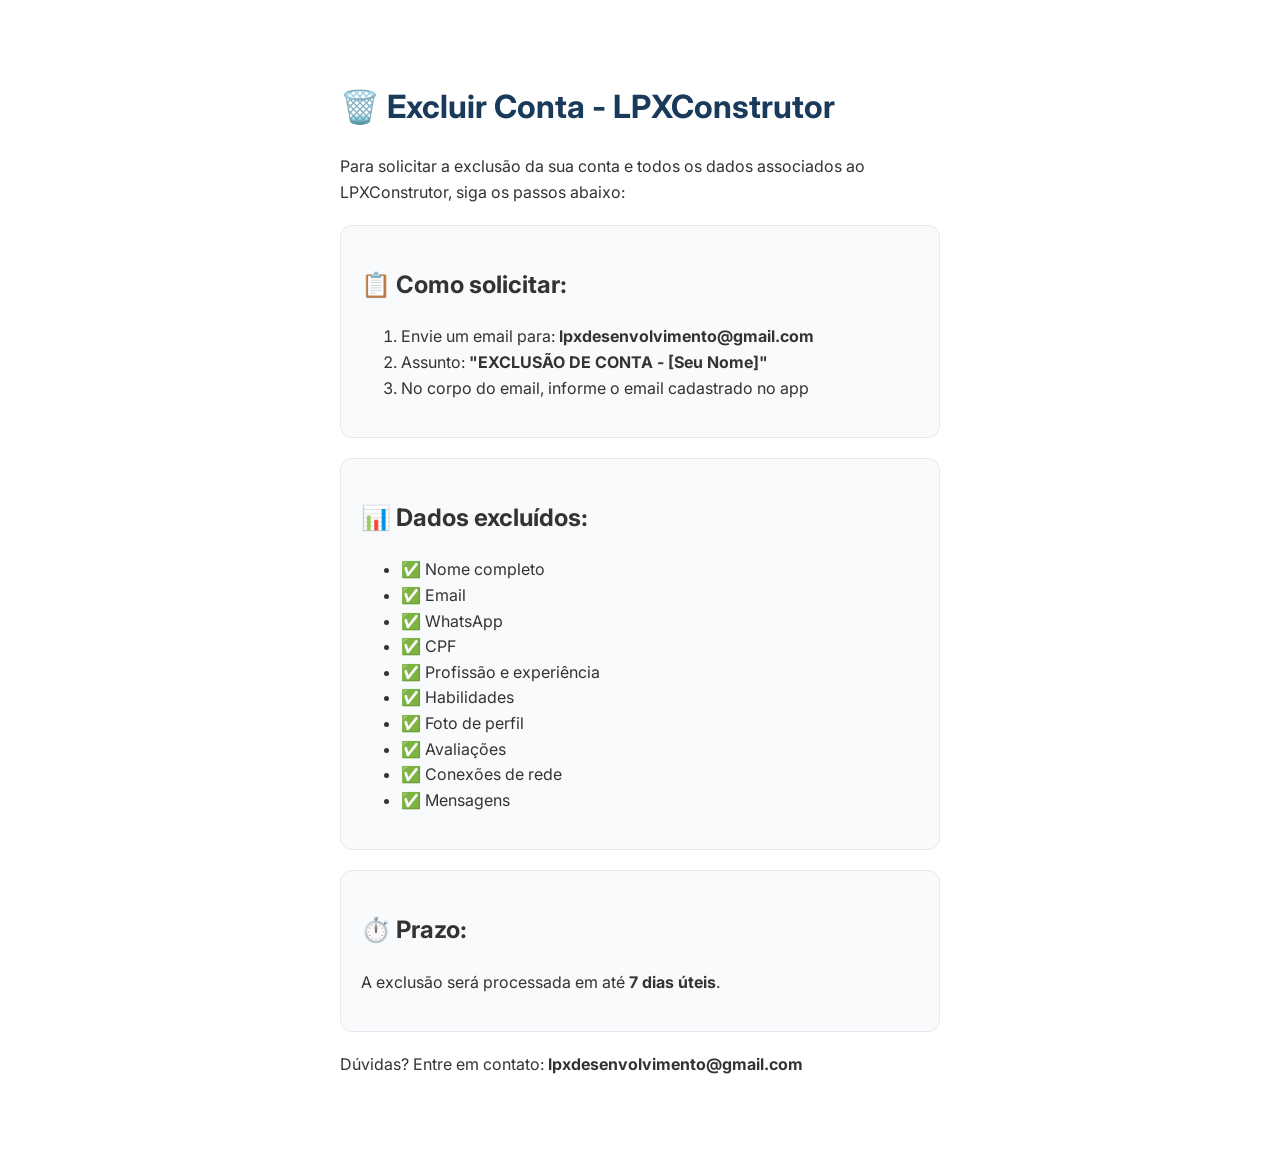
<file: excluir-conta.html>
<!DOCTYPE html>
<html lang="pt-BR">
<head>
    <meta charset="UTF-8">
    <meta name="viewport" content="width=device-width, initial-scale=1.0">
    <title>Excluir Conta - LPXConstrutor</title>
    <link href="https://fonts.googleapis.com/css2?family=Inter:wght@400;600;700&display=swap" rel="stylesheet">
    <style>
        body{font-family:'Inter',sans-serif;max-width:600px;margin:40px auto;padding:20px;color:#333;line-height:1.6}
        h1{color:#1A3A5C}
        .btn{display:inline-block;background:#EF4444;color:white;padding:12px 24px;border-radius:8px;text-decoration:none;font-weight:600}
        .card{background:#f9fafb;border:1px solid #e5e7eb;border-radius:12px;padding:20px;margin:20px 0}
    </style>
</head>
<body>
    <h1>🗑️ Excluir Conta - LPXConstrutor</h1>
    <p>Para solicitar a exclusão da sua conta e todos os dados associados ao LPXConstrutor, siga os passos abaixo:</p>
    
    <div class="card">
        <h2>📋 Como solicitar:</h2>
        <ol>
            <li>Envie um email para: <strong>lpxdesenvolvimento@gmail.com</strong></li>
            <li>Assunto: <strong>"EXCLUSÃO DE CONTA - [Seu Nome]"</strong></li>
            <li>No corpo do email, informe o email cadastrado no app</li>
        </ol>
    </div>
    
    <div class="card">
        <h2>📊 Dados excluídos:</h2>
        <ul>
            <li>✅ Nome completo</li>
            <li>✅ Email</li>
            <li>✅ WhatsApp</li>
            <li>✅ CPF</li>
            <li>✅ Profissão e experiência</li>
            <li>✅ Habilidades</li>
            <li>✅ Foto de perfil</li>
            <li>✅ Avaliações</li>
            <li>✅ Conexões de rede</li>
            <li>✅ Mensagens</li>
        </ul>
    </div>
    
    <div class="card">
        <h2>⏱️ Prazo:</h2>
        <p>A exclusão será processada em até <strong>7 dias úteis</strong>.</p>
    </div>
    
    <p>Dúvidas? Entre em contato: <strong>lpxdesenvolvimento@gmail.com</strong></p>
</body>
</html>
</file>
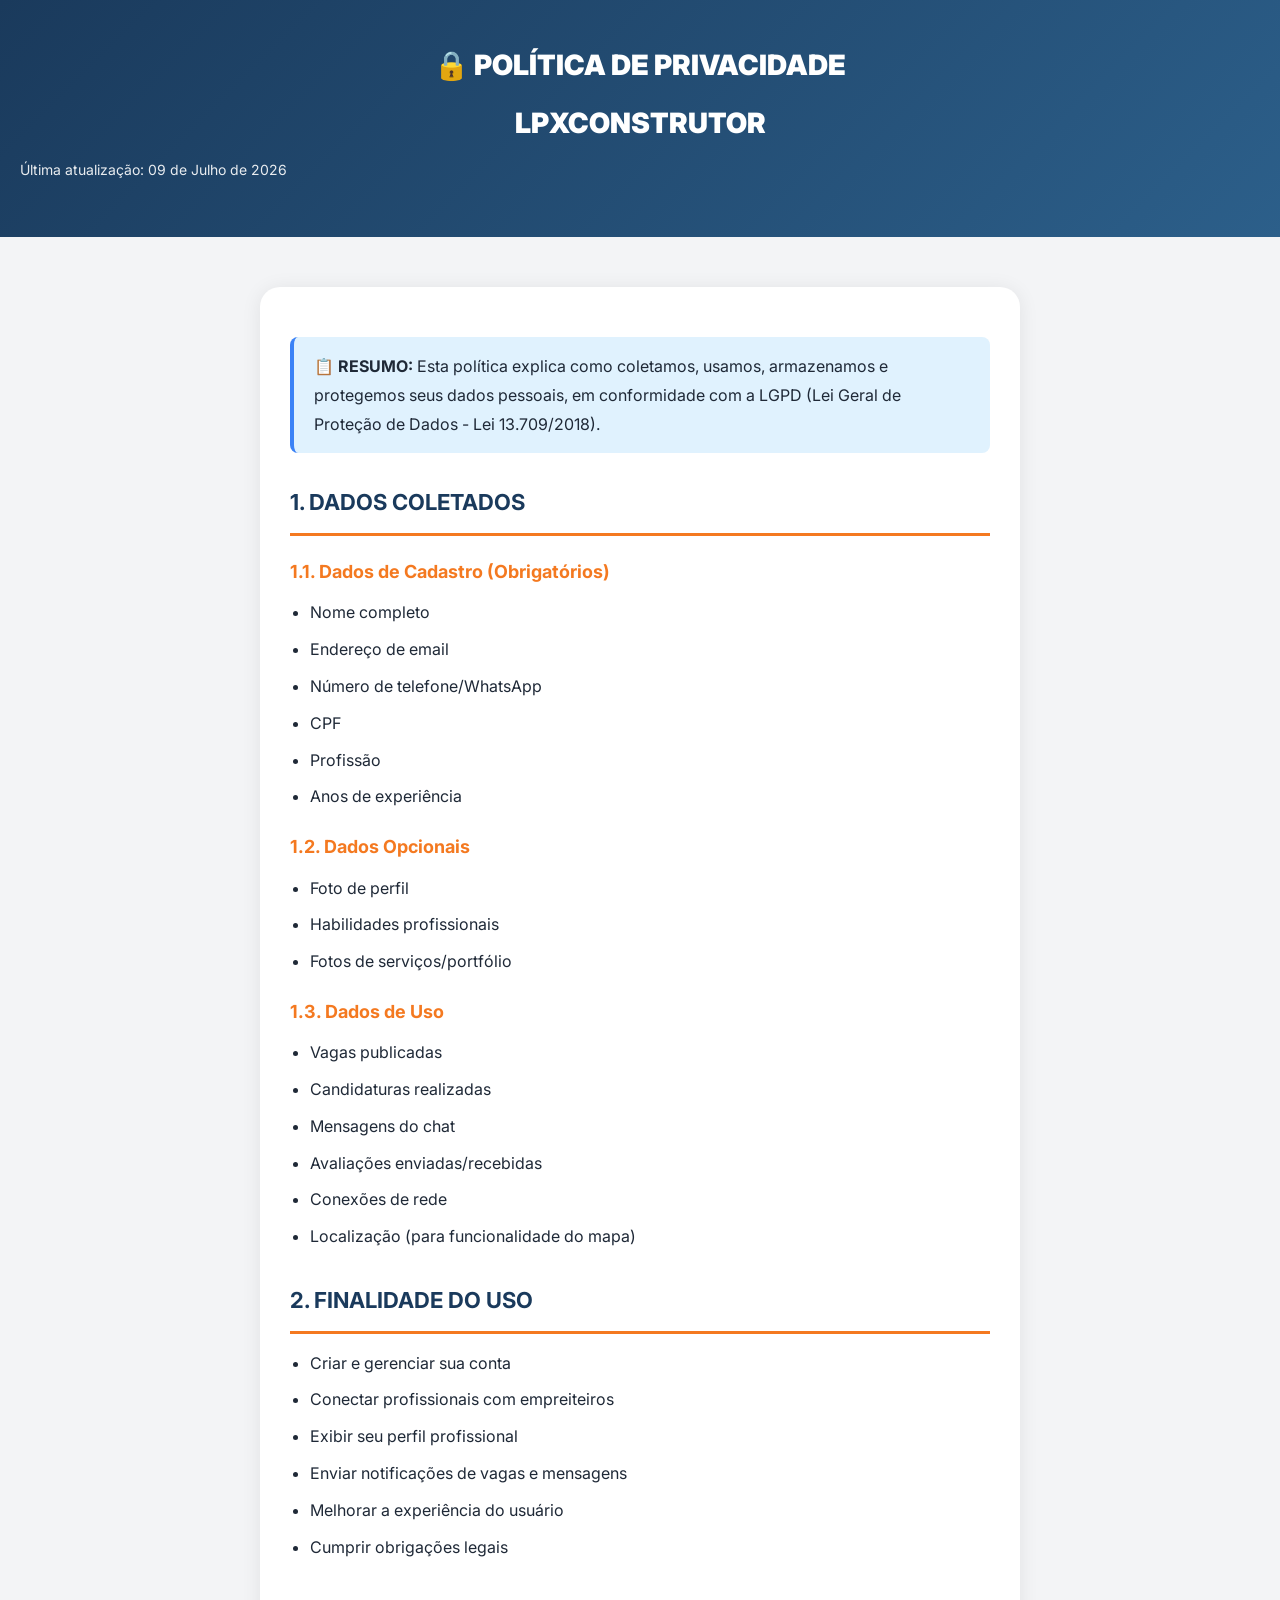
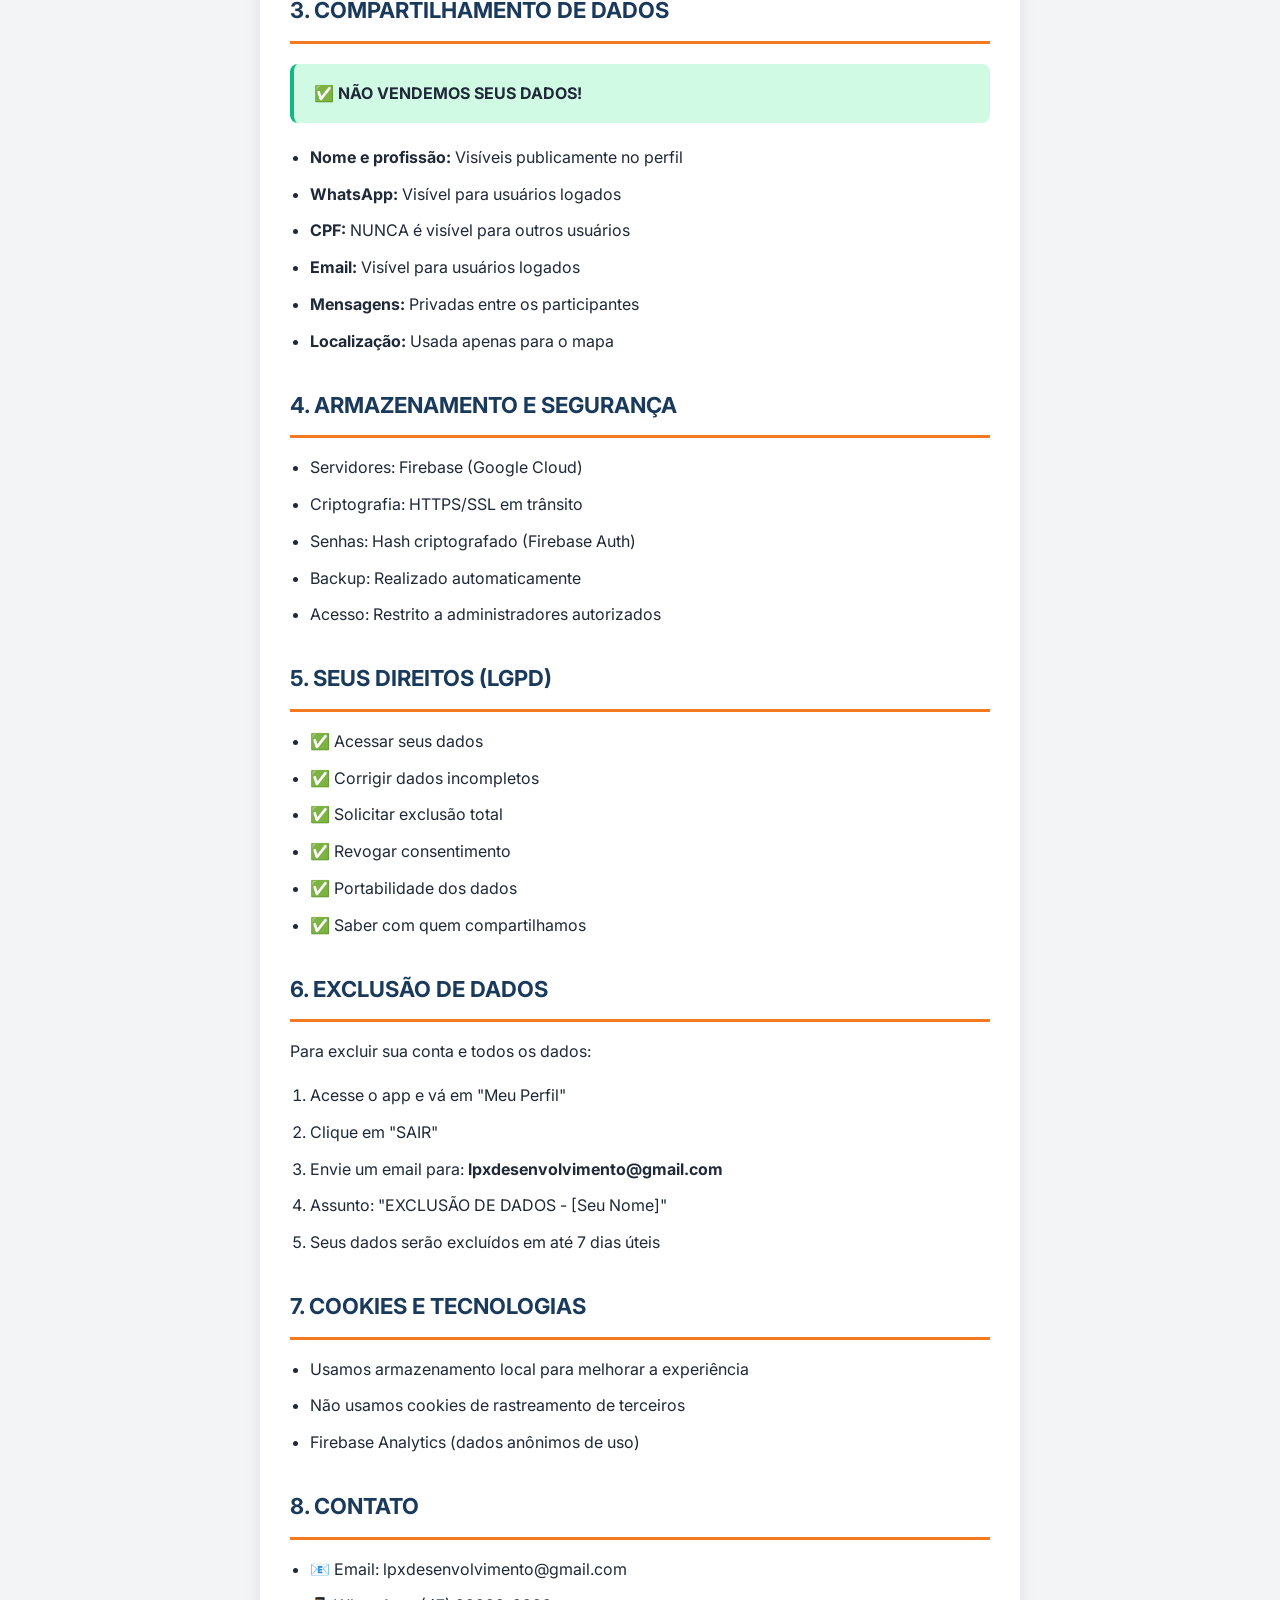
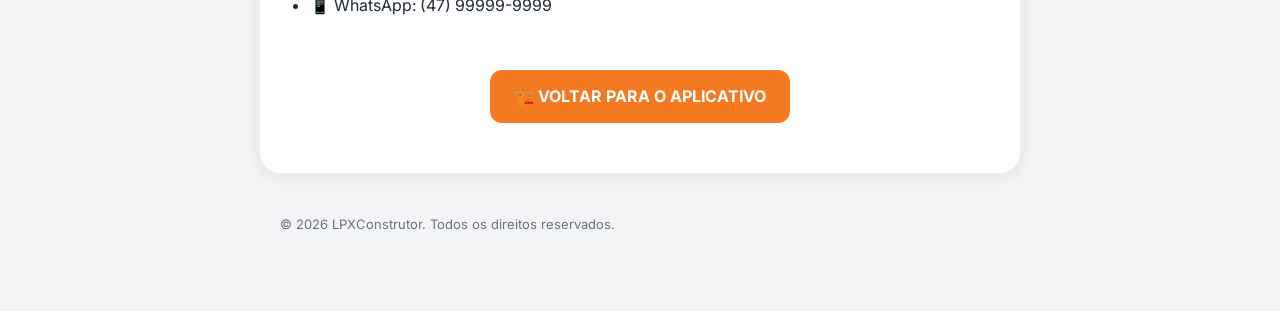
<file: privacidade.html>
<!DOCTYPE html>
<html lang="pt-BR">
<head>
    <meta charset="UTF-8">
    <meta name="viewport" content="width=device-width, initial-scale=1.0">
    <title>Política de Privacidade - LPXConstrutor</title>
    <link href="https://fonts.googleapis.com/css2?family=Inter:wght@300;400;500;600;700;800;900&display=swap" rel="stylesheet">
    <style>
        :root{--primary:#1A3A5C;--secondary:#F47920;--success:#10B981;--danger:#EF4444;--warning:#F59E0B;--dark:#1F2937;--gray:#6B7280;--light:#F3F4F6;--white:#FFF}
        *{margin:0;padding:0;box-sizing:border-box}
        body{font-family:'Inter',-apple-system,BlinkMacSystemFont,sans-serif;background:var(--light);color:var(--dark);line-height:1.8}
        .container{max-width:800px;margin:0 auto;padding:20px}
        .header{background:linear-gradient(135deg,var(--primary),#2C5F8A);color:white;padding:40px 20px;text-align:center;margin-bottom:30px}
        .header h1{font-size:28px;font-weight:900;margin-bottom:8px}
        .header p{font-size:14px;opacity:0.9}
        .content{background:white;border-radius:20px;padding:30px;box-shadow:0 2px 20px rgba(0,0,0,.08)}
        h2{color:var(--primary);font-size:22px;margin:30px 0 15px;padding-bottom:10px;border-bottom:3px solid var(--secondary)}
        h2:first-child{margin-top:0}
        h3{color:var(--secondary);font-size:18px;margin:20px 0 10px}
        p{margin-bottom:15px;text-align:justify}
        ul,ol{margin:10px 0 20px 20px}
        li{margin-bottom:8px}
        .alert{background:#FEF3C7;border-left:4px solid var(--warning);padding:15px 20px;margin:20px 0;border-radius:8px}
        .alert-info{background:#E0F2FE;border-left:4px solid #3B82F6}
        .alert-success{background:#D1FAE5;border-left:4px solid var(--success)}
        .footer{text-align:center;padding:40px 20px;color:var(--gray);font-size:13px}
        .btn-voltar{display:inline-block;background:var(--secondary);color:white;padding:12px 24px;border-radius:12px;text-decoration:none;font-weight:700;margin:20px 0;transition:.3s}
        .btn-voltar:hover{background:#E06B1A;transform:translateY(-2px)}
        @media(max-width:600px){.content{padding:20px 15px}h2{font-size:20px}}
    </style>
</head>
<body>

<div class="header">
    <h1>🔒 POLÍTICA DE PRIVACIDADE</h1>
    <h1>LPXCONSTRUTOR</h1>
    <p>Última atualização: 09 de Julho de 2026</p>
</div>

<div class="container">
    <div class="content">

        <div class="alert alert-info">
            <strong>📋 RESUMO:</strong> Esta política explica como coletamos, usamos, armazenamos e protegemos seus dados pessoais, em conformidade com a LGPD (Lei Geral de Proteção de Dados - Lei 13.709/2018).
        </div>

        <h2>1. DADOS COLETADOS</h2>
        <h3>1.1. Dados de Cadastro (Obrigatórios)</h3>
        <ul>
            <li>Nome completo</li>
            <li>Endereço de email</li>
            <li>Número de telefone/WhatsApp</li>
            <li>CPF</li>
            <li>Profissão</li>
            <li>Anos de experiência</li>
        </ul>

        <h3>1.2. Dados Opcionais</h3>
        <ul>
            <li>Foto de perfil</li>
            <li>Habilidades profissionais</li>
            <li>Fotos de serviços/portfólio</li>
        </ul>

        <h3>1.3. Dados de Uso</h3>
        <ul>
            <li>Vagas publicadas</li>
            <li>Candidaturas realizadas</li>
            <li>Mensagens do chat</li>
            <li>Avaliações enviadas/recebidas</li>
            <li>Conexões de rede</li>
            <li>Localização (para funcionalidade do mapa)</li>
        </ul>

        <h2>2. FINALIDADE DO USO</h2>
        <ul>
            <li>Criar e gerenciar sua conta</li>
            <li>Conectar profissionais com empreiteiros</li>
            <li>Exibir seu perfil profissional</li>
            <li>Enviar notificações de vagas e mensagens</li>
            <li>Melhorar a experiência do usuário</li>
            <li>Cumprir obrigações legais</li>
        </ul>

        <h2>3. COMPARTILHAMENTO DE DADOS</h2>
        <div class="alert alert-success">
            <strong>✅ NÃO VENDEMOS SEUS DADOS!</strong>
        </div>
        <ul>
            <li><strong>Nome e profissão:</strong> Visíveis publicamente no perfil</li>
            <li><strong>WhatsApp:</strong> Visível para usuários logados</li>
            <li><strong>CPF:</strong> NUNCA é visível para outros usuários</li>
            <li><strong>Email:</strong> Visível para usuários logados</li>
            <li><strong>Mensagens:</strong> Privadas entre os participantes</li>
            <li><strong>Localização:</strong> Usada apenas para o mapa</li>
        </ul>

        <h2>4. ARMAZENAMENTO E SEGURANÇA</h2>
        <ul>
            <li>Servidores: Firebase (Google Cloud)</li>
            <li>Criptografia: HTTPS/SSL em trânsito</li>
            <li>Senhas: Hash criptografado (Firebase Auth)</li>
            <li>Backup: Realizado automaticamente</li>
            <li>Acesso: Restrito a administradores autorizados</li>
        </ul>

        <h2>5. SEUS DIREITOS (LGPD)</h2>
        <ul>
            <li>✅ Acessar seus dados</li>
            <li>✅ Corrigir dados incompletos</li>
            <li>✅ Solicitar exclusão total</li>
            <li>✅ Revogar consentimento</li>
            <li>✅ Portabilidade dos dados</li>
            <li>✅ Saber com quem compartilhamos</li>
        </ul>

        <h2>6. EXCLUSÃO DE DADOS</h2>
        <p>Para excluir sua conta e todos os dados:</p>
        <ol>
            <li>Acesse o app e vá em "Meu Perfil"</li>
            <li>Clique em "SAIR"</li>
            <li>Envie um email para: <strong>lpxdesenvolvimento@gmail.com</strong></li>
            <li>Assunto: "EXCLUSÃO DE DADOS - [Seu Nome]"</li>
            <li>Seus dados serão excluídos em até 7 dias úteis</li>
        </ol>

        <h2>7. COOKIES E TECNOLOGIAS</h2>
        <ul>
            <li>Usamos armazenamento local para melhorar a experiência</li>
            <li>Não usamos cookies de rastreamento de terceiros</li>
            <li>Firebase Analytics (dados anônimos de uso)</li>
        </ul>

        <h2>8. CONTATO</h2>
        <ul>
            <li>📧 Email: lpxdesenvolvimento@gmail.com</li>
            <li>📱 WhatsApp: (47) 99999-9999</li>
        </ul>

        <div style="text-align:center;margin-top:30px;">
            <a href="index.html" class="btn-voltar">🏗️ VOLTAR PARA O APLICATIVO</a>
        </div>

    </div>
    <div class="footer">
        <p>© 2026 LPXConstrutor. Todos os direitos reservados.</p>
    </div>
</div>

</body>
</html>
</file>
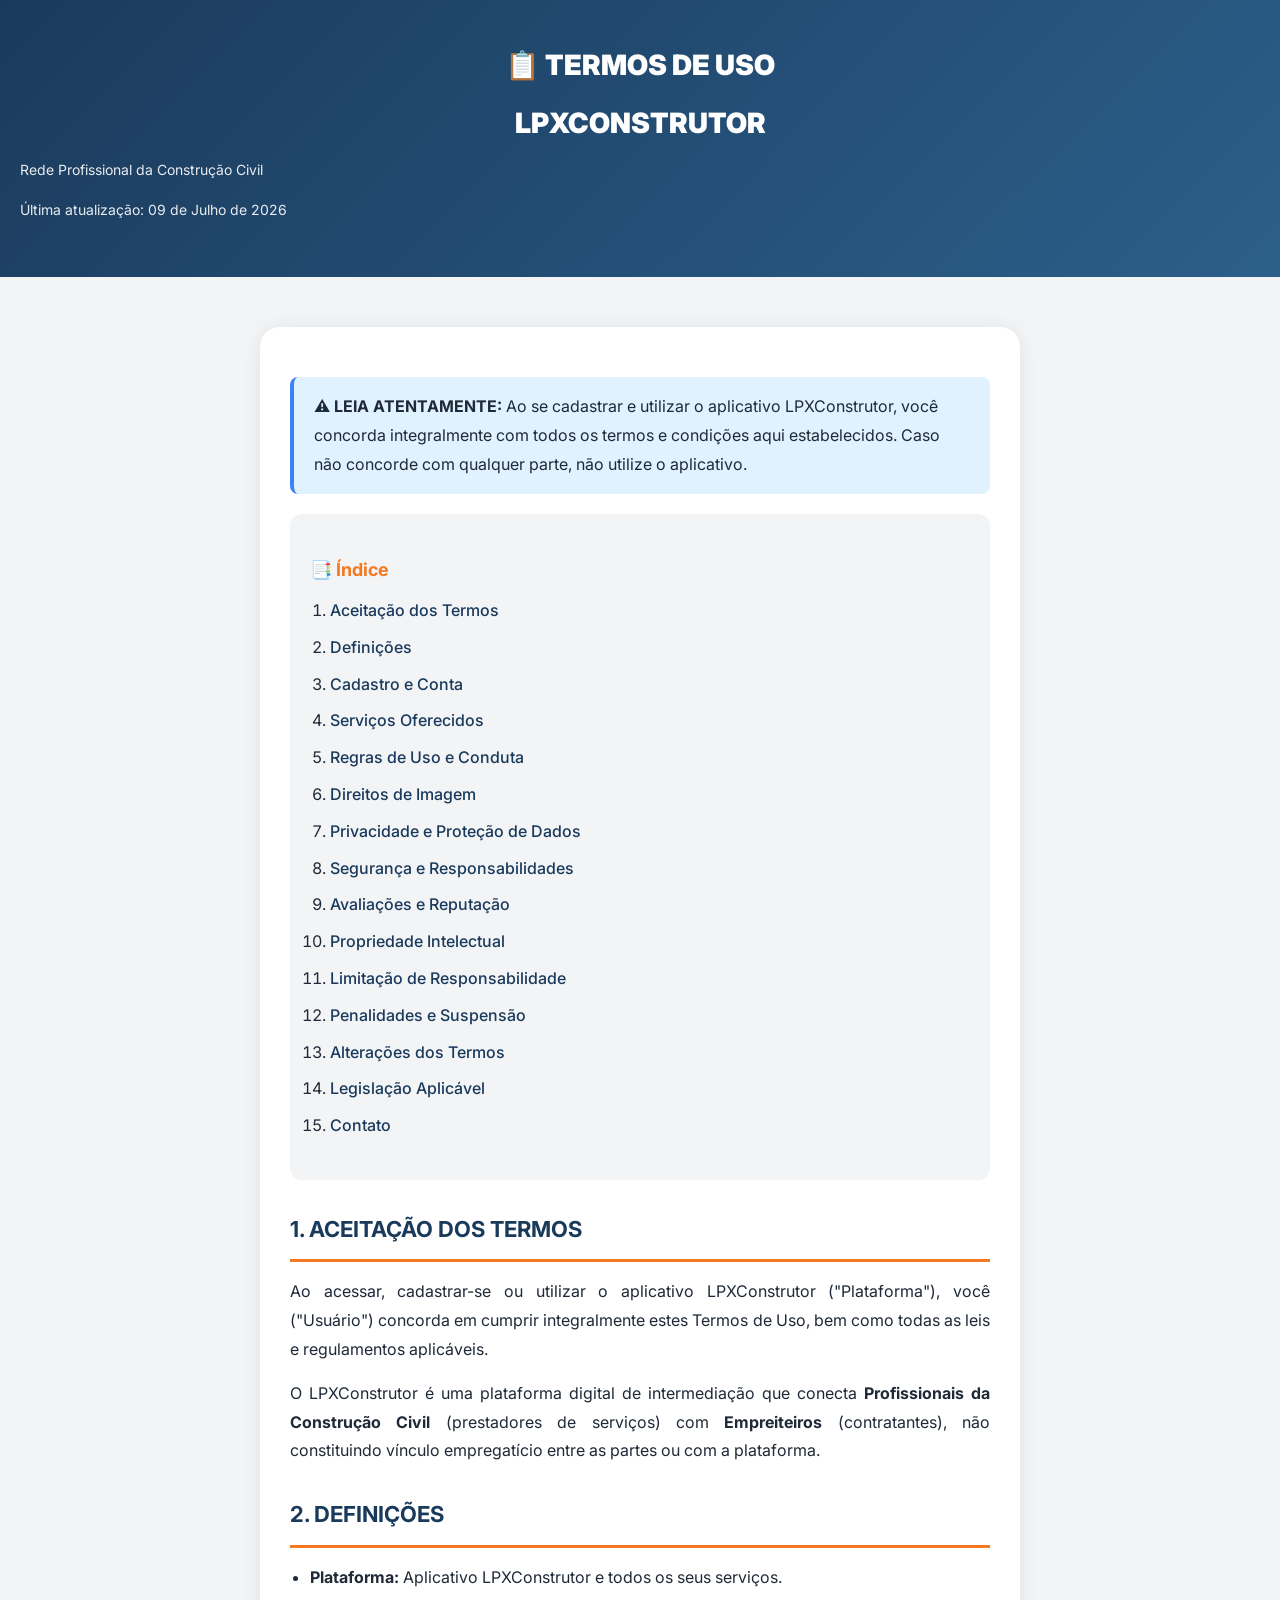
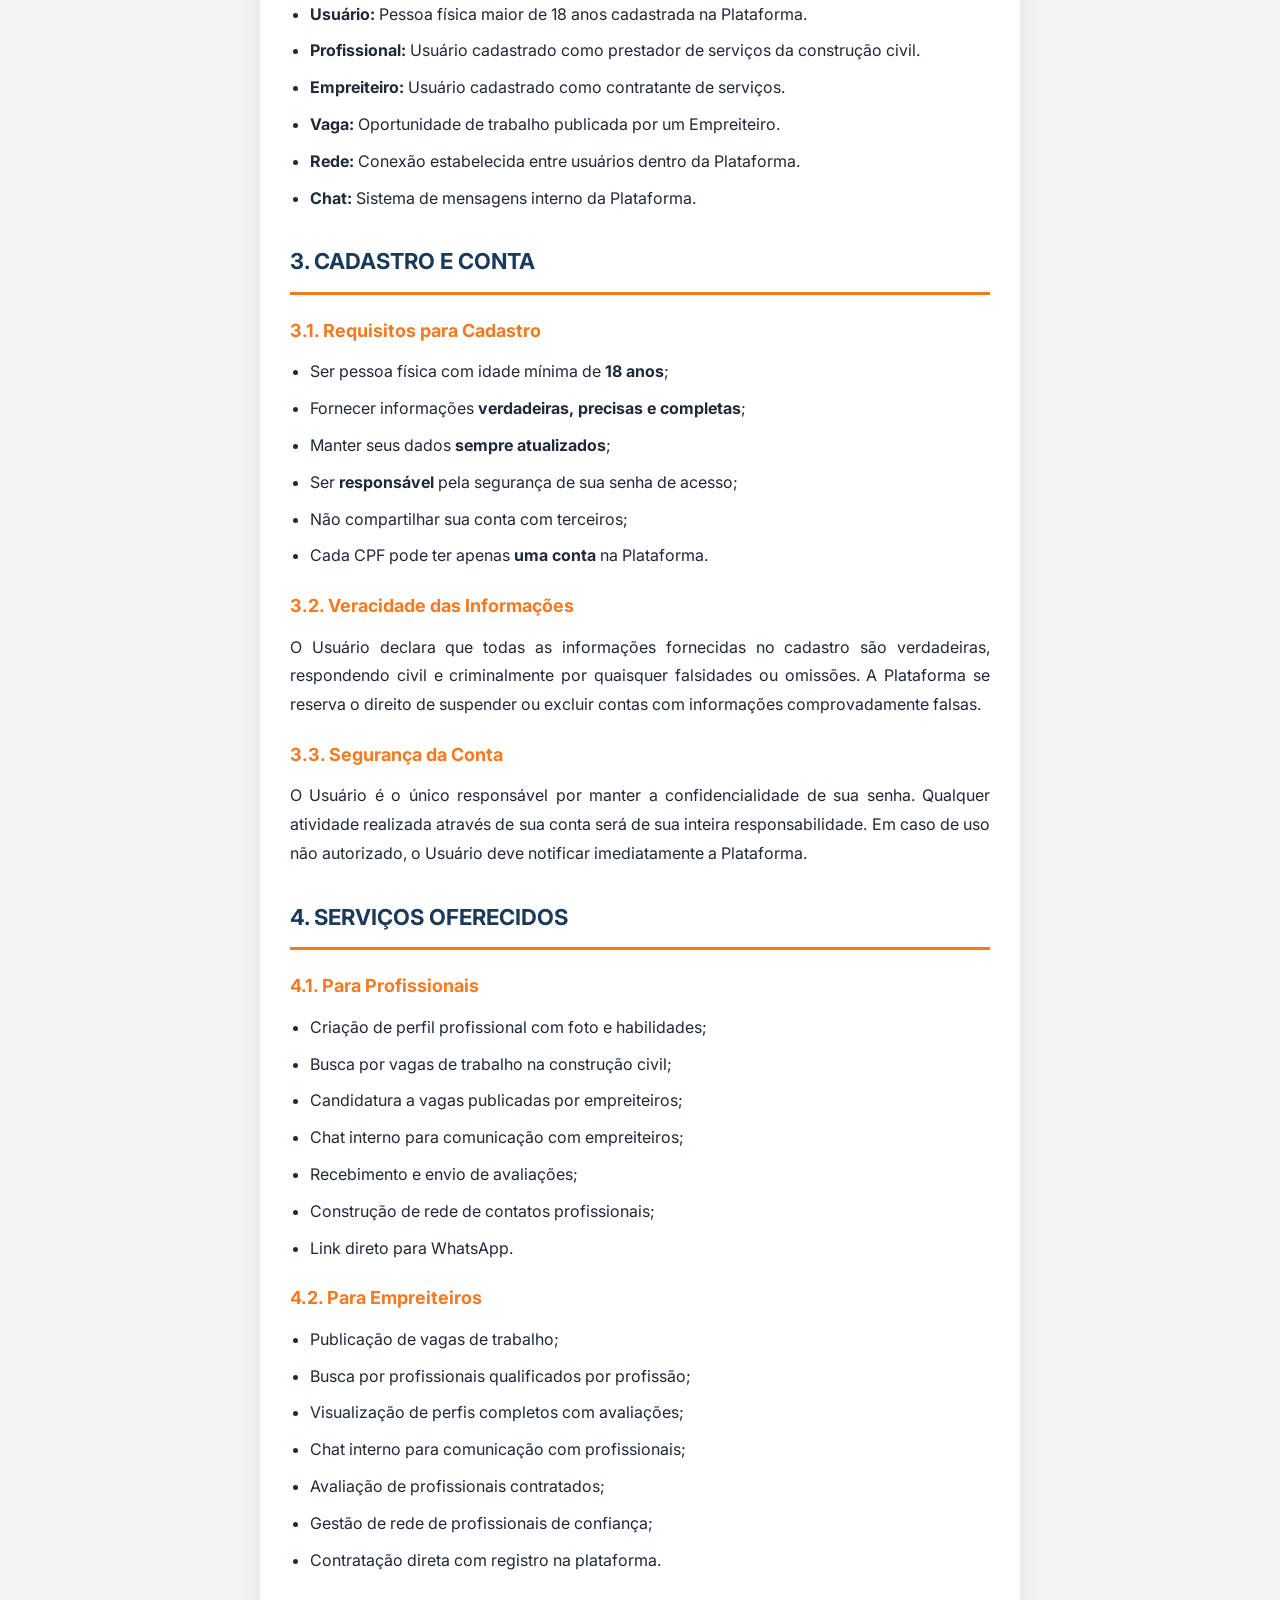
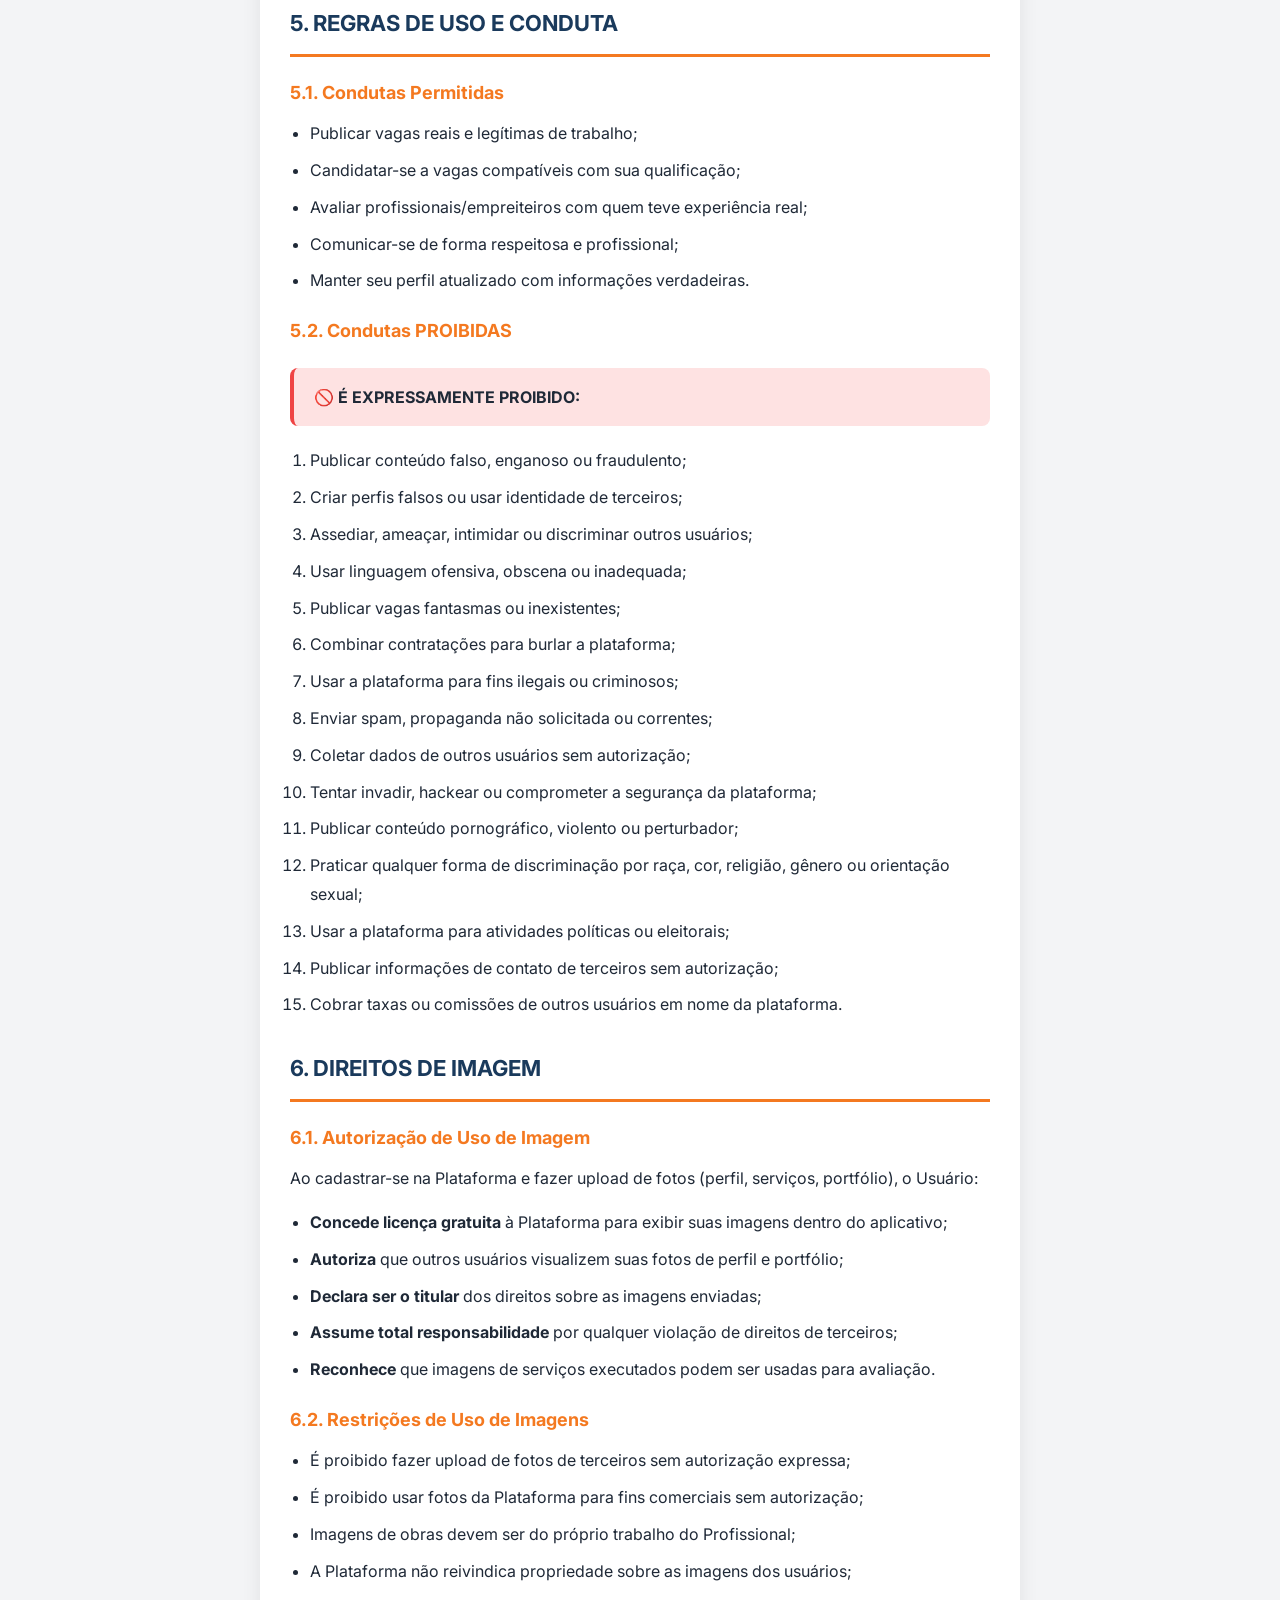
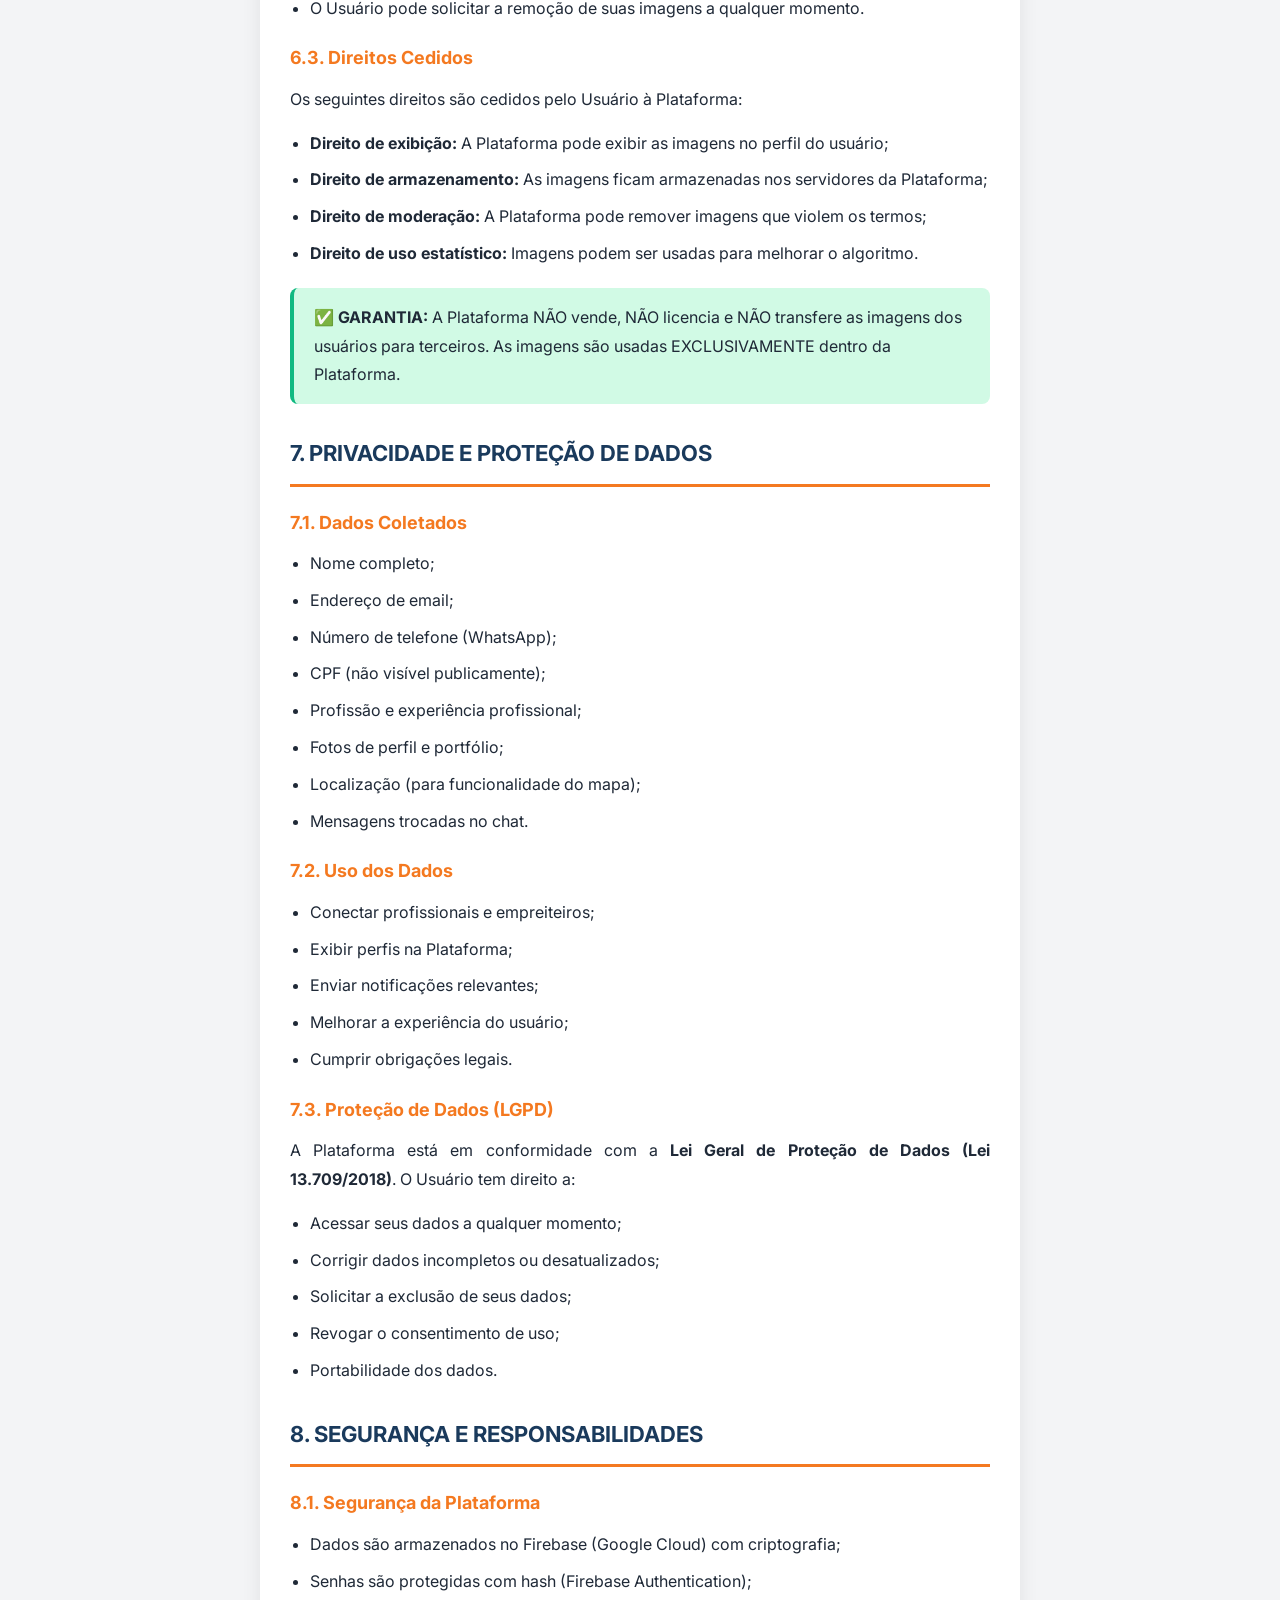
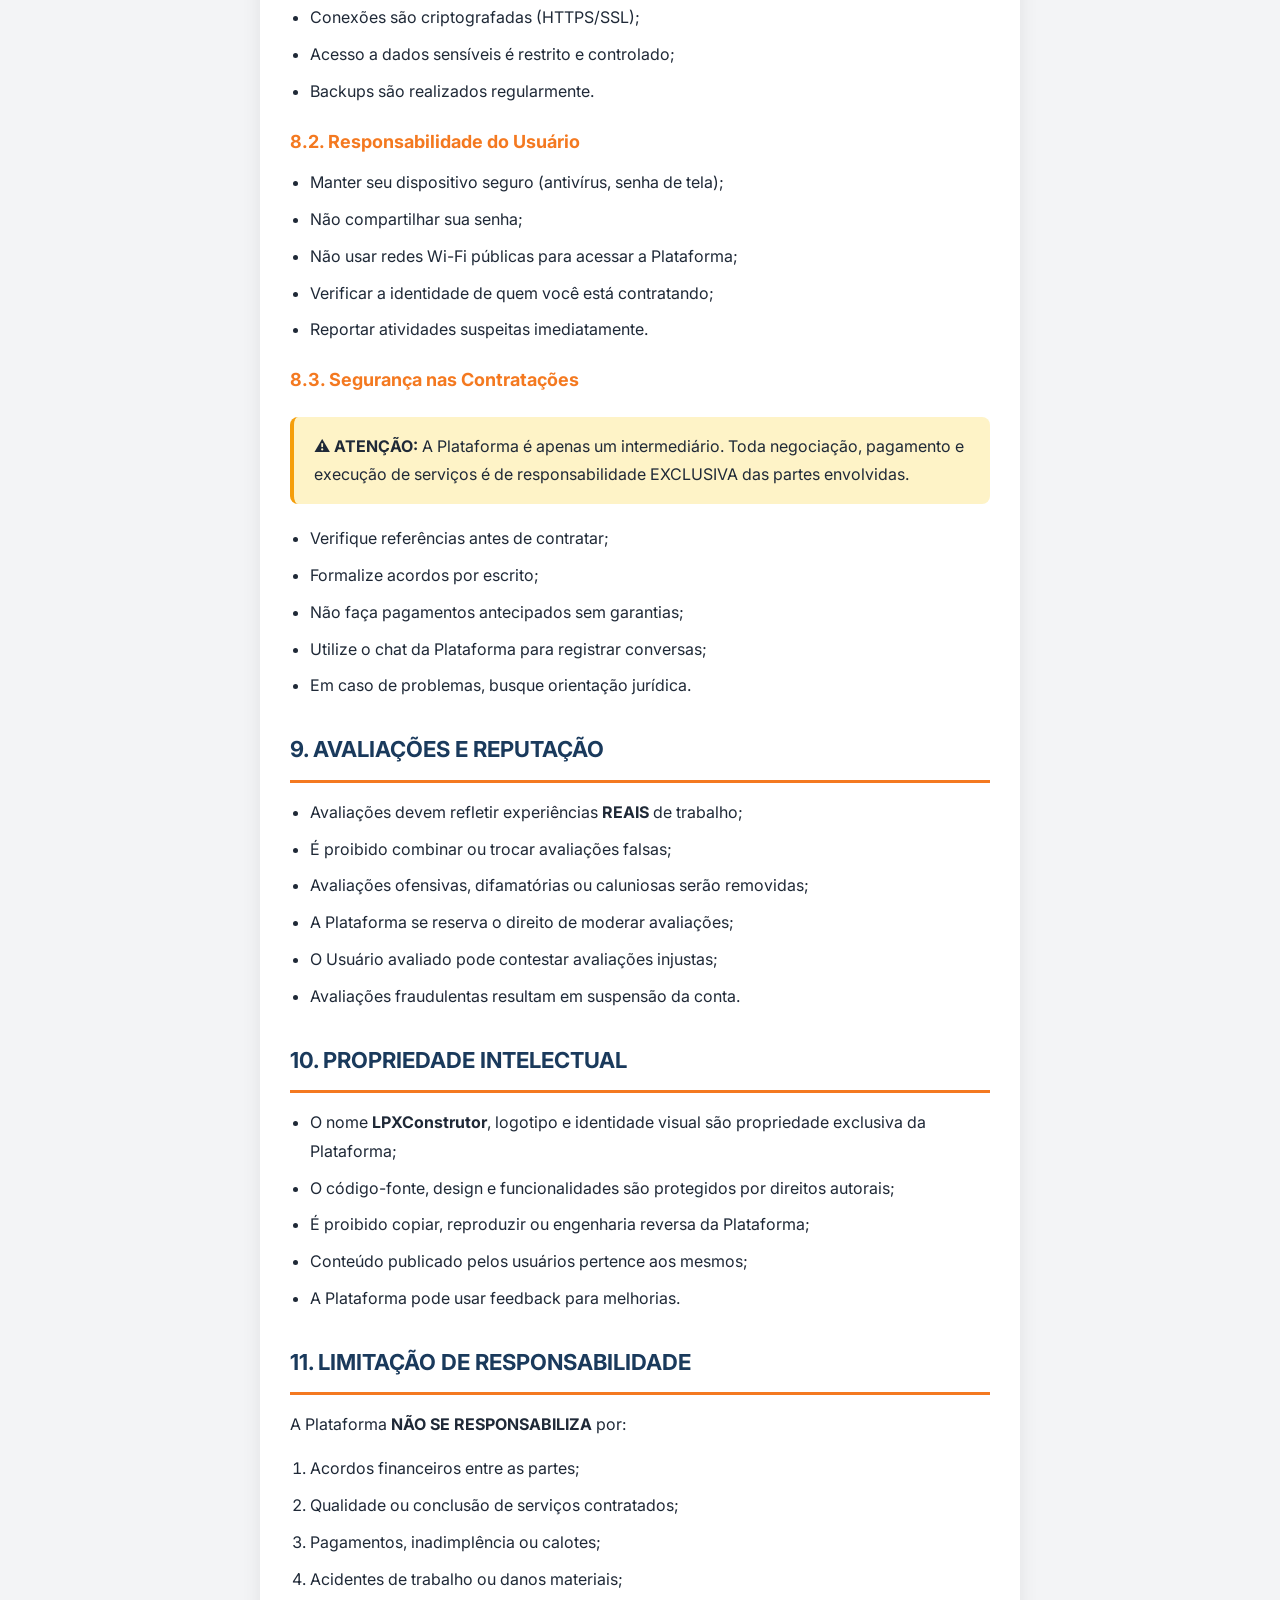
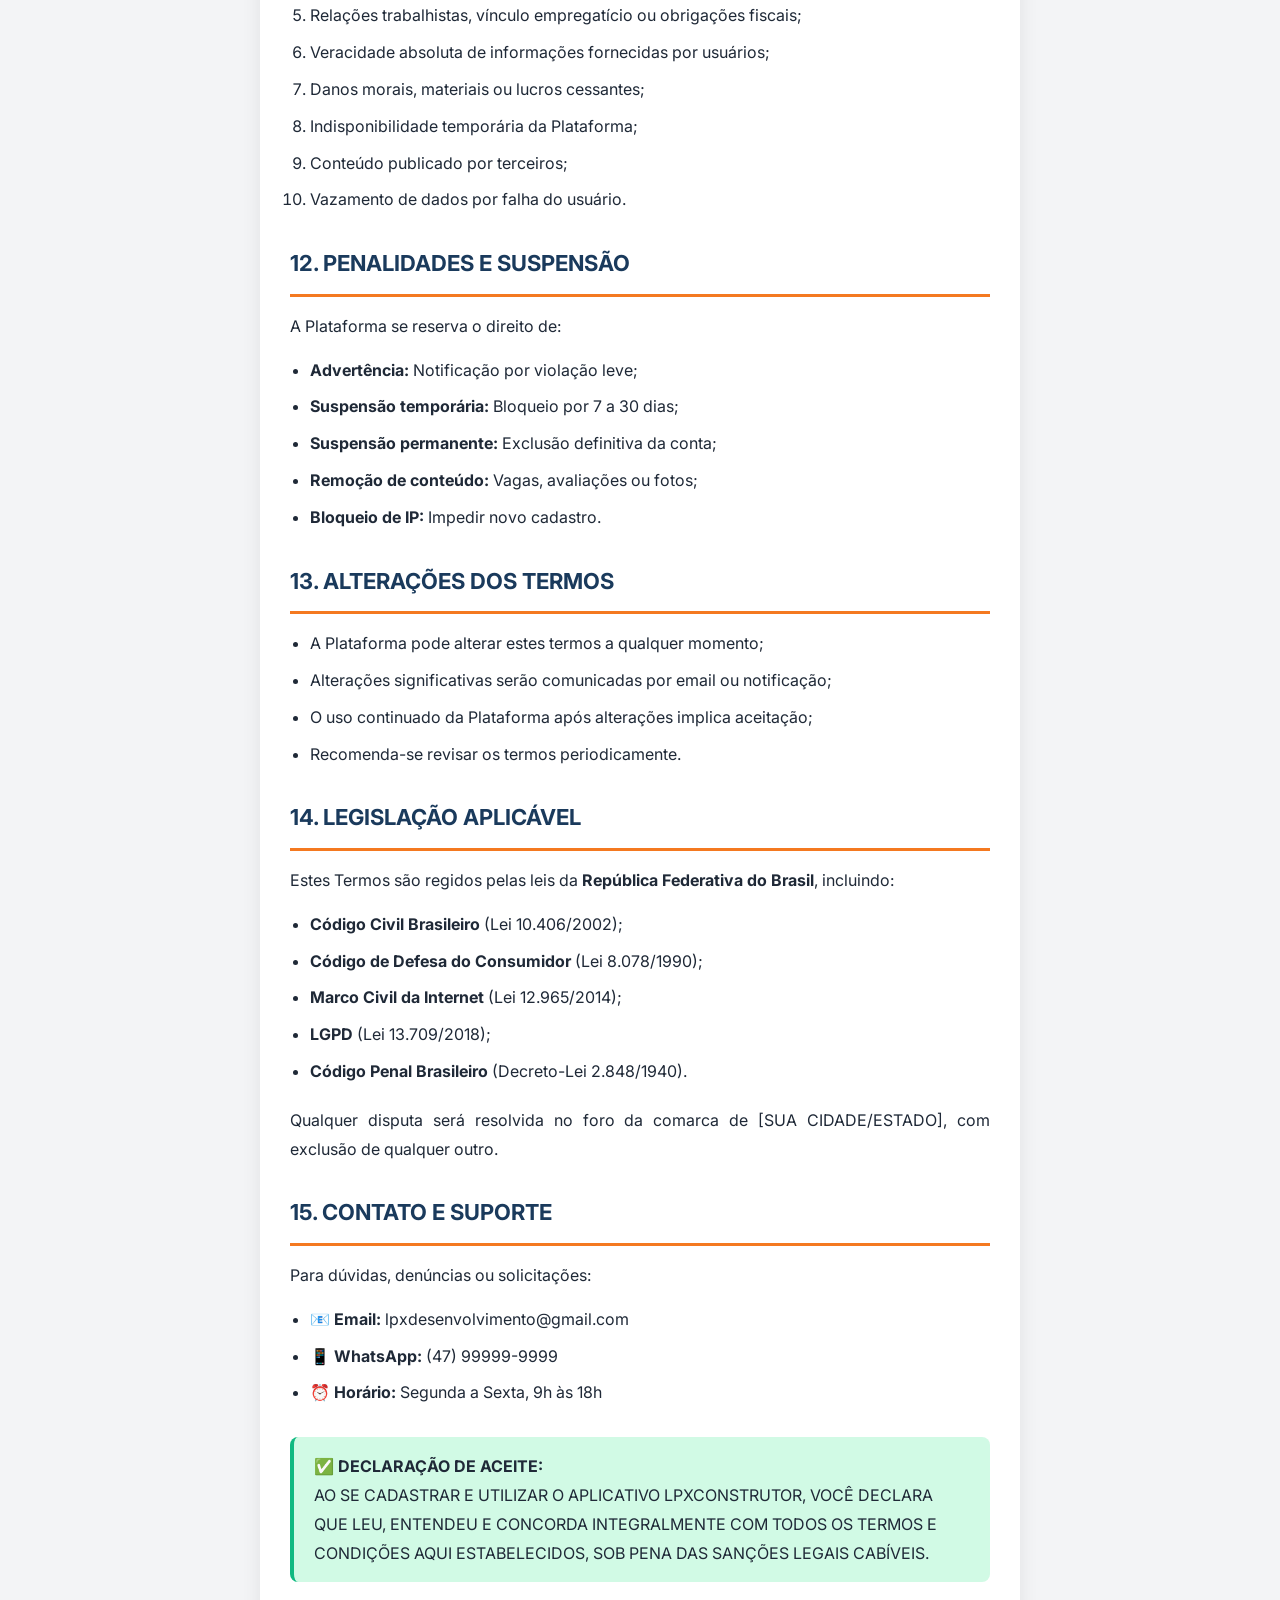
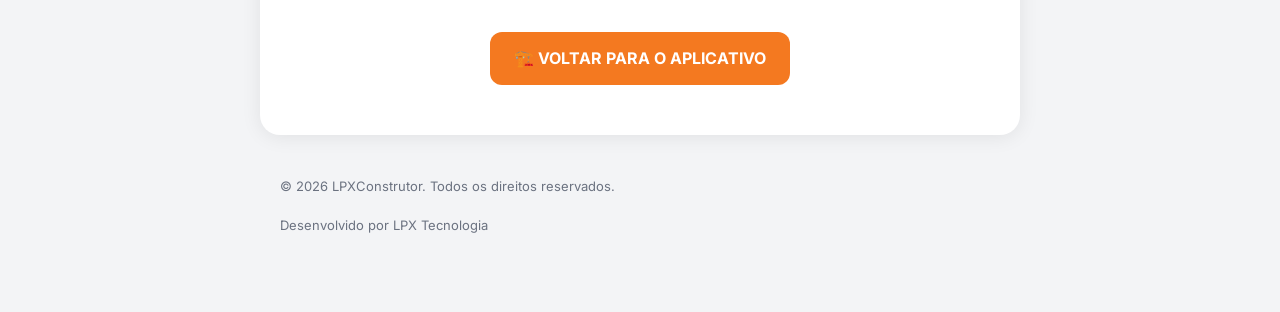
<file: termos.html>
<!DOCTYPE html>
<html lang="pt-BR">
<head>
    <meta charset="UTF-8">
    <meta name="viewport" content="width=device-width, initial-scale=1.0">
    <title>Termos de Uso - LPXConstrutor</title>
    <link href="https://fonts.googleapis.com/css2?family=Inter:wght@300;400;500;600;700;800;900&display=swap" rel="stylesheet">
    <style>
        :root {
            --primary: #1A3A5C;
            --secondary: #F47920;
            --success: #10B981;
            --danger: #EF4444;
            --warning: #F59E0B;
            --dark: #1F2937;
            --gray: #6B7280;
            --light: #F3F4F6;
            --white: #FFF;
        }
        
        * {
            margin: 0;
            padding: 0;
            box-sizing: border-box;
        }
        
        body {
            font-family: 'Inter', -apple-system, BlinkMacSystemFont, sans-serif;
            background: var(--light);
            color: var(--dark);
            line-height: 1.8;
            padding: 0;
        }
        
        .container {
            max-width: 800px;
            margin: 0 auto;
            padding: 20px;
        }
        
        .header {
            background: linear-gradient(135deg, var(--primary), #2C5F8A);
            color: white;
            padding: 40px 20px;
            text-align: center;
            margin-bottom: 30px;
        }
        
        .header img {
            width: 80px;
            height: 80px;
            border-radius: 16px;
            margin-bottom: 16px;
        }
        
        .header h1 {
            font-size: 28px;
            font-weight: 900;
            margin-bottom: 8px;
        }
        
        .header p {
            font-size: 14px;
            opacity: 0.9;
        }
        
        .content {
            background: white;
            border-radius: 20px;
            padding: 30px;
            box-shadow: 0 2px 20px rgba(0,0,0,0.08);
        }
        
        h2 {
            color: var(--primary);
            font-size: 22px;
            margin: 30px 0 15px;
            padding-bottom: 10px;
            border-bottom: 3px solid var(--secondary);
        }
        
        h2:first-child {
            margin-top: 0;
        }
        
        h3 {
            color: var(--secondary);
            font-size: 18px;
            margin: 20px 0 10px;
        }
        
        p {
            margin-bottom: 15px;
            text-align: justify;
        }
        
        ul, ol {
            margin: 10px 0 20px 20px;
        }
        
        li {
            margin-bottom: 8px;
        }
        
        .alert {
            background: #FEF3C7;
            border-left: 4px solid var(--warning);
            padding: 15px 20px;
            margin: 20px 0;
            border-radius: 8px;
        }
        
        .alert-danger {
            background: #FEE2E2;
            border-left: 4px solid var(--danger);
        }
        
        .alert-success {
            background: #D1FAE5;
            border-left: 4px solid var(--success);
        }
        
        .alert-info {
            background: #E0F2FE;
            border-left: 4px solid #3B82F6;
        }
        
        .footer {
            text-align: center;
            padding: 40px 20px;
            color: var(--gray);
            font-size: 13px;
        }
        
        .btn-voltar {
            display: inline-block;
            background: var(--secondary);
            color: white;
            padding: 12px 24px;
            border-radius: 12px;
            text-decoration: none;
            font-weight: 700;
            margin: 20px 0;
            transition: 0.3s;
        }
        
        .btn-voltar:hover {
            background: #E06B1A;
            transform: translateY(-2px);
        }
        
        .indice {
            background: var(--light);
            padding: 20px;
            border-radius: 12px;
            margin-bottom: 30px;
        }
        
        .indice a {
            color: var(--primary);
            text-decoration: none;
            font-weight: 500;
        }
        
        .indice a:hover {
            color: var(--secondary);
        }
        
        @media (max-width: 600px) {
            .content {
                padding: 20px 15px;
            }
            h2 {
                font-size: 20px;
            }
        }
    </style>
</head>
<body>

<div class="header">
    <h1>📋 TERMOS DE USO</h1>
    <h1>LPXCONSTRUTOR</h1>
    <p>Rede Profissional da Construção Civil</p>
    <p style="margin-top:10px;">Última atualização: 09 de Julho de 2026</p>
</div>

<div class="container">
    <div class="content">

        <div class="alert alert-info">
            <strong>⚠️ LEIA ATENTAMENTE:</strong> Ao se cadastrar e utilizar o aplicativo LPXConstrutor, você concorda integralmente com todos os termos e condições aqui estabelecidos. Caso não concorde com qualquer parte, não utilize o aplicativo.
        </div>

        <!-- ÍNDICE -->
        <div class="indice">
            <h3>📑 Índice</h3>
            <ol>
                <li><a href="#aceitacao">Aceitação dos Termos</a></li>
                <li><a href="#definicoes">Definições</a></li>
                <li><a href="#cadastro">Cadastro e Conta</a></li>
                <li><a href="#servicos">Serviços Oferecidos</a></li>
                <li><a href="#regras">Regras de Uso e Conduta</a></li>
                <li><a href="#imagem">Direitos de Imagem</a></li>
                <li><a href="#privacidade">Privacidade e Proteção de Dados</a></li>
                <li><a href="#seguranca">Segurança e Responsabilidades</a></li>
                <li><a href="#avaliacoes">Avaliações e Reputação</a></li>
                <li><a href="#propriedade">Propriedade Intelectual</a></li>
                <li><a href="#limitacao">Limitação de Responsabilidade</a></li>
                <li><a href="#penalidades">Penalidades e Suspensão</a></li>
                <li><a href="#alteracoes">Alterações dos Termos</a></li>
                <li><a href="#legislacao">Legislação Aplicável</a></li>
                <li><a href="#contato">Contato</a></li>
            </ol>
        </div>

        <!-- 1. ACEITAÇÃO -->
        <h2 id="aceitacao">1. ACEITAÇÃO DOS TERMOS</h2>
        <p>Ao acessar, cadastrar-se ou utilizar o aplicativo LPXConstrutor ("Plataforma"), você ("Usuário") concorda em cumprir integralmente estes Termos de Uso, bem como todas as leis e regulamentos aplicáveis.</p>
        <p>O LPXConstrutor é uma plataforma digital de intermediação que conecta <strong>Profissionais da Construção Civil</strong> (prestadores de serviços) com <strong>Empreiteiros</strong> (contratantes), não constituindo vínculo empregatício entre as partes ou com a plataforma.</p>

        <!-- 2. DEFINIÇÕES -->
        <h2 id="definicoes">2. DEFINIÇÕES</h2>
        <ul>
            <li><strong>Plataforma:</strong> Aplicativo LPXConstrutor e todos os seus serviços.</li>
            <li><strong>Usuário:</strong> Pessoa física maior de 18 anos cadastrada na Plataforma.</li>
            <li><strong>Profissional:</strong> Usuário cadastrado como prestador de serviços da construção civil.</li>
            <li><strong>Empreiteiro:</strong> Usuário cadastrado como contratante de serviços.</li>
            <li><strong>Vaga:</strong> Oportunidade de trabalho publicada por um Empreiteiro.</li>
            <li><strong>Rede:</strong> Conexão estabelecida entre usuários dentro da Plataforma.</li>
            <li><strong>Chat:</strong> Sistema de mensagens interno da Plataforma.</li>
        </ul>

        <!-- 3. CADASTRO -->
        <h2 id="cadastro">3. CADASTRO E CONTA</h2>
        
        <h3>3.1. Requisitos para Cadastro</h3>
        <ul>
            <li>Ser pessoa física com idade mínima de <strong>18 anos</strong>;</li>
            <li>Fornecer informações <strong>verdadeiras, precisas e completas</strong>;</li>
            <li>Manter seus dados <strong>sempre atualizados</strong>;</li>
            <li>Ser <strong>responsável</strong> pela segurança de sua senha de acesso;</li>
            <li>Não compartilhar sua conta com terceiros;</li>
            <li>Cada CPF pode ter apenas <strong>uma conta</strong> na Plataforma.</li>
        </ul>

        <h3>3.2. Veracidade das Informações</h3>
        <p>O Usuário declara que todas as informações fornecidas no cadastro são verdadeiras, respondendo civil e criminalmente por quaisquer falsidades ou omissões. A Plataforma se reserva o direito de suspender ou excluir contas com informações comprovadamente falsas.</p>

        <h3>3.3. Segurança da Conta</h3>
        <p>O Usuário é o único responsável por manter a confidencialidade de sua senha. Qualquer atividade realizada através de sua conta será de sua inteira responsabilidade. Em caso de uso não autorizado, o Usuário deve notificar imediatamente a Plataforma.</p>

        <!-- 4. SERVIÇOS -->
        <h2 id="servicos">4. SERVIÇOS OFERECIDOS</h2>
        
        <h3>4.1. Para Profissionais</h3>
        <ul>
            <li>Criação de perfil profissional com foto e habilidades;</li>
            <li>Busca por vagas de trabalho na construção civil;</li>
            <li>Candidatura a vagas publicadas por empreiteiros;</li>
            <li>Chat interno para comunicação com empreiteiros;</li>
            <li>Recebimento e envio de avaliações;</li>
            <li>Construção de rede de contatos profissionais;</li>
            <li>Link direto para WhatsApp.</li>
        </ul>

        <h3>4.2. Para Empreiteiros</h3>
        <ul>
            <li>Publicação de vagas de trabalho;</li>
            <li>Busca por profissionais qualificados por profissão;</li>
            <li>Visualização de perfis completos com avaliações;</li>
            <li>Chat interno para comunicação com profissionais;</li>
            <li>Avaliação de profissionais contratados;</li>
            <li>Gestão de rede de profissionais de confiança;</li>
            <li>Contratação direta com registro na plataforma.</li>
        </ul>

        <!-- 5. REGRAS DE USO -->
        <h2 id="regras">5. REGRAS DE USO E CONDUTA</h2>
        
        <h3>5.1. Condutas Permitidas</h3>
        <ul>
            <li>Publicar vagas reais e legítimas de trabalho;</li>
            <li>Candidatar-se a vagas compatíveis com sua qualificação;</li>
            <li>Avaliar profissionais/empreiteiros com quem teve experiência real;</li>
            <li>Comunicar-se de forma respeitosa e profissional;</li>
            <li>Manter seu perfil atualizado com informações verdadeiras.</li>
        </ul>

        <h3>5.2. Condutas PROIBIDAS</h3>
        <div class="alert alert-danger">
            <strong>🚫 É EXPRESSAMENTE PROIBIDO:</strong>
        </div>
        <ol>
            <li>Publicar conteúdo falso, enganoso ou fraudulento;</li>
            <li>Criar perfis falsos ou usar identidade de terceiros;</li>
            <li>Assediar, ameaçar, intimidar ou discriminar outros usuários;</li>
            <li>Usar linguagem ofensiva, obscena ou inadequada;</li>
            <li>Publicar vagas fantasmas ou inexistentes;</li>
            <li>Combinar contratações para burlar a plataforma;</li>
            <li>Usar a plataforma para fins ilegais ou criminosos;</li>
            <li>Enviar spam, propaganda não solicitada ou correntes;</li>
            <li>Coletar dados de outros usuários sem autorização;</li>
            <li>Tentar invadir, hackear ou comprometer a segurança da plataforma;</li>
            <li>Publicar conteúdo pornográfico, violento ou perturbador;</li>
            <li>Praticar qualquer forma de discriminação por raça, cor, religião, gênero ou orientação sexual;</li>
            <li>Usar a plataforma para atividades políticas ou eleitorais;</li>
            <li>Publicar informações de contato de terceiros sem autorização;</li>
            <li>Cobrar taxas ou comissões de outros usuários em nome da plataforma.</li>
        </ol>

        <!-- 6. DIREITOS DE IMAGEM -->
        <h2 id="imagem">6. DIREITOS DE IMAGEM</h2>
        
        <h3>6.1. Autorização de Uso de Imagem</h3>
        <p>Ao cadastrar-se na Plataforma e fazer upload de fotos (perfil, serviços, portfólio), o Usuário:</p>
        <ul>
            <li><strong>Concede licença gratuita</strong> à Plataforma para exibir suas imagens dentro do aplicativo;</li>
            <li><strong>Autoriza</strong> que outros usuários visualizem suas fotos de perfil e portfólio;</li>
            <li><strong>Declara ser o titular</strong> dos direitos sobre as imagens enviadas;</li>
            <li><strong>Assume total responsabilidade</strong> por qualquer violação de direitos de terceiros;</li>
            <li><strong>Reconhece</strong> que imagens de serviços executados podem ser usadas para avaliação.</li>
        </ul>

        <h3>6.2. Restrições de Uso de Imagens</h3>
        <ul>
            <li>É proibido fazer upload de fotos de terceiros sem autorização expressa;</li>
            <li>É proibido usar fotos da Plataforma para fins comerciais sem autorização;</li>
            <li>Imagens de obras devem ser do próprio trabalho do Profissional;</li>
            <li>A Plataforma não reivindica propriedade sobre as imagens dos usuários;</li>
            <li>O Usuário pode solicitar a remoção de suas imagens a qualquer momento.</li>
        </ul>

        <h3>6.3. Direitos Cedidos</h3>
        <p>Os seguintes direitos são cedidos pelo Usuário à Plataforma:</p>
        <ul>
            <li><strong>Direito de exibição:</strong> A Plataforma pode exibir as imagens no perfil do usuário;</li>
            <li><strong>Direito de armazenamento:</strong> As imagens ficam armazenadas nos servidores da Plataforma;</li>
            <li><strong>Direito de moderação:</strong> A Plataforma pode remover imagens que violem os termos;</li>
            <li><strong>Direito de uso estatístico:</strong> Imagens podem ser usadas para melhorar o algoritmo.</li>
        </ul>

        <div class="alert alert-success">
            <strong>✅ GARANTIA:</strong> A Plataforma NÃO vende, NÃO licencia e NÃO transfere as imagens dos usuários para terceiros. As imagens são usadas EXCLUSIVAMENTE dentro da Plataforma.
        </div>

        <!-- 7. PRIVACIDADE -->
        <h2 id="privacidade">7. PRIVACIDADE E PROTEÇÃO DE DADOS</h2>
        
        <h3>7.1. Dados Coletados</h3>
        <ul>
            <li>Nome completo;</li>
            <li>Endereço de email;</li>
            <li>Número de telefone (WhatsApp);</li>
            <li>CPF (não visível publicamente);</li>
            <li>Profissão e experiência profissional;</li>
            <li>Fotos de perfil e portfólio;</li>
            <li>Localização (para funcionalidade do mapa);</li>
            <li>Mensagens trocadas no chat.</li>
        </ul>

        <h3>7.2. Uso dos Dados</h3>
        <ul>
            <li>Conectar profissionais e empreiteiros;</li>
            <li>Exibir perfis na Plataforma;</li>
            <li>Enviar notificações relevantes;</li>
            <li>Melhorar a experiência do usuário;</li>
            <li>Cumprir obrigações legais.</li>
        </ul>

        <h3>7.3. Proteção de Dados (LGPD)</h3>
        <p>A Plataforma está em conformidade com a <strong>Lei Geral de Proteção de Dados (Lei 13.709/2018)</strong>. O Usuário tem direito a:</p>
        <ul>
            <li>Acessar seus dados a qualquer momento;</li>
            <li>Corrigir dados incompletos ou desatualizados;</li>
            <li>Solicitar a exclusão de seus dados;</li>
            <li>Revogar o consentimento de uso;</li>
            <li>Portabilidade dos dados.</li>
        </ul>

        <!-- 8. SEGURANÇA -->
        <h2 id="seguranca">8. SEGURANÇA E RESPONSABILIDADES</h2>
        
        <h3>8.1. Segurança da Plataforma</h3>
        <ul>
            <li>Dados são armazenados no Firebase (Google Cloud) com criptografia;</li>
            <li>Senhas são protegidas com hash (Firebase Authentication);</li>
            <li>Conexões são criptografadas (HTTPS/SSL);</li>
            <li>Acesso a dados sensíveis é restrito e controlado;</li>
            <li>Backups são realizados regularmente.</li>
        </ul>

        <h3>8.2. Responsabilidade do Usuário</h3>
        <ul>
            <li>Manter seu dispositivo seguro (antivírus, senha de tela);</li>
            <li>Não compartilhar sua senha;</li>
            <li>Não usar redes Wi-Fi públicas para acessar a Plataforma;</li>
            <li>Verificar a identidade de quem você está contratando;</li>
            <li>Reportar atividades suspeitas imediatamente.</li>
        </ul>

        <h3>8.3. Segurança nas Contratações</h3>
        <div class="alert alert-warning">
            <strong>⚠️ ATENÇÃO:</strong> A Plataforma é apenas um intermediário. Toda negociação, pagamento e execução de serviços é de responsabilidade EXCLUSIVA das partes envolvidas.
        </div>
        <ul>
            <li>Verifique referências antes de contratar;</li>
            <li>Formalize acordos por escrito;</li>
            <li>Não faça pagamentos antecipados sem garantias;</li>
            <li>Utilize o chat da Plataforma para registrar conversas;</li>
            <li>Em caso de problemas, busque orientação jurídica.</li>
        </ul>

        <!-- 9. AVALIAÇÕES -->
        <h2 id="avaliacoes">9. AVALIAÇÕES E REPUTAÇÃO</h2>
        <ul>
            <li>Avaliações devem refletir experiências <strong>REAIS</strong> de trabalho;</li>
            <li>É proibido combinar ou trocar avaliações falsas;</li>
            <li>Avaliações ofensivas, difamatórias ou caluniosas serão removidas;</li>
            <li>A Plataforma se reserva o direito de moderar avaliações;</li>
            <li>O Usuário avaliado pode contestar avaliações injustas;</li>
            <li>Avaliações fraudulentas resultam em suspensão da conta.</li>
        </ul>

        <!-- 10. PROPRIEDADE INTELECTUAL -->
        <h2 id="propriedade">10. PROPRIEDADE INTELECTUAL</h2>
        <ul>
            <li>O nome <strong>LPXConstrutor</strong>, logotipo e identidade visual são propriedade exclusiva da Plataforma;</li>
            <li>O código-fonte, design e funcionalidades são protegidos por direitos autorais;</li>
            <li>É proibido copiar, reproduzir ou engenharia reversa da Plataforma;</li>
            <li>Conteúdo publicado pelos usuários pertence aos mesmos;</li>
            <li>A Plataforma pode usar feedback para melhorias.</li>
        </ul>

        <!-- 11. LIMITAÇÃO -->
        <h2 id="limitacao">11. LIMITAÇÃO DE RESPONSABILIDADE</h2>
        <p>A Plataforma <strong>NÃO SE RESPONSABILIZA</strong> por:</p>
        <ol>
            <li>Acordos financeiros entre as partes;</li>
            <li>Qualidade ou conclusão de serviços contratados;</li>
            <li>Pagamentos, inadimplência ou calotes;</li>
            <li>Acidentes de trabalho ou danos materiais;</li>
            <li>Relações trabalhistas, vínculo empregatício ou obrigações fiscais;</li>
            <li>Veracidade absoluta de informações fornecidas por usuários;</li>
            <li>Danos morais, materiais ou lucros cessantes;</li>
            <li>Indisponibilidade temporária da Plataforma;</li>
            <li>Conteúdo publicado por terceiros;</li>
            <li>Vazamento de dados por falha do usuário.</li>
        </ol>

        <!-- 12. PENALIDADES -->
        <h2 id="penalidades">12. PENALIDADES E SUSPENSÃO</h2>
        <p>A Plataforma se reserva o direito de:</p>
        <ul>
            <li><strong>Advertência:</strong> Notificação por violação leve;</li>
            <li><strong>Suspensão temporária:</strong> Bloqueio por 7 a 30 dias;</li>
            <li><strong>Suspensão permanente:</strong> Exclusão definitiva da conta;</li>
            <li><strong>Remoção de conteúdo:</strong> Vagas, avaliações ou fotos;</li>
            <li><strong>Bloqueio de IP:</strong> Impedir novo cadastro.</li>
        </ul>

        <!-- 13. ALTERAÇÕES -->
        <h2 id="alteracoes">13. ALTERAÇÕES DOS TERMOS</h2>
        <ul>
            <li>A Plataforma pode alterar estes termos a qualquer momento;</li>
            <li>Alterações significativas serão comunicadas por email ou notificação;</li>
            <li>O uso continuado da Plataforma após alterações implica aceitação;</li>
            <li>Recomenda-se revisar os termos periodicamente.</li>
        </ul>

        <!-- 14. LEGISLAÇÃO -->
        <h2 id="legislacao">14. LEGISLAÇÃO APLICÁVEL</h2>
        <p>Estes Termos são regidos pelas leis da <strong>República Federativa do Brasil</strong>, incluindo:</p>
        <ul>
            <li><strong>Código Civil Brasileiro</strong> (Lei 10.406/2002);</li>
            <li><strong>Código de Defesa do Consumidor</strong> (Lei 8.078/1990);</li>
            <li><strong>Marco Civil da Internet</strong> (Lei 12.965/2014);</li>
            <li><strong>LGPD</strong> (Lei 13.709/2018);</li>
            <li><strong>Código Penal Brasileiro</strong> (Decreto-Lei 2.848/1940).</li>
        </ul>
        <p>Qualquer disputa será resolvida no foro da comarca de [SUA CIDADE/ESTADO], com exclusão de qualquer outro.</p>

        <!-- 15. CONTATO -->
        <h2 id="contato">15. CONTATO E SUPORTE</h2>
        <p>Para dúvidas, denúncias ou solicitações:</p>
        <ul>
            <li>📧 <strong>Email:</strong> lpxdesenvolvimento@gmail.com</li>
            <li>📱 <strong>WhatsApp:</strong> (47) 99999-9999</li>
            <li>⏰ <strong>Horário:</strong> Segunda a Sexta, 9h às 18h</li>
        </ul>

        <div class="alert alert-success" style="margin-top:30px;">
            <strong>✅ DECLARAÇÃO DE ACEITE:</strong><br>
            AO SE CADASTRAR E UTILIZAR O APLICATIVO LPXCONSTRUTOR, VOCÊ DECLARA QUE LEU, ENTENDEU E CONCORDA INTEGRALMENTE COM TODOS OS TERMOS E CONDIÇÕES AQUI ESTABELECIDOS, SOB PENA DAS SANÇÕES LEGAIS CABÍVEIS.
        </div>

        <div style="text-align:center; margin-top:30px;">
            <a href="index.html" class="btn-voltar">🏗️ VOLTAR PARA O APLICATIVO</a>
        </div>

    </div>

    <div class="footer">
        <p>© 2026 LPXConstrutor. Todos os direitos reservados.</p>
        <p>Desenvolvido por LPX Tecnologia</p>
    </div>
</div>

</body>
</html>
</file>
